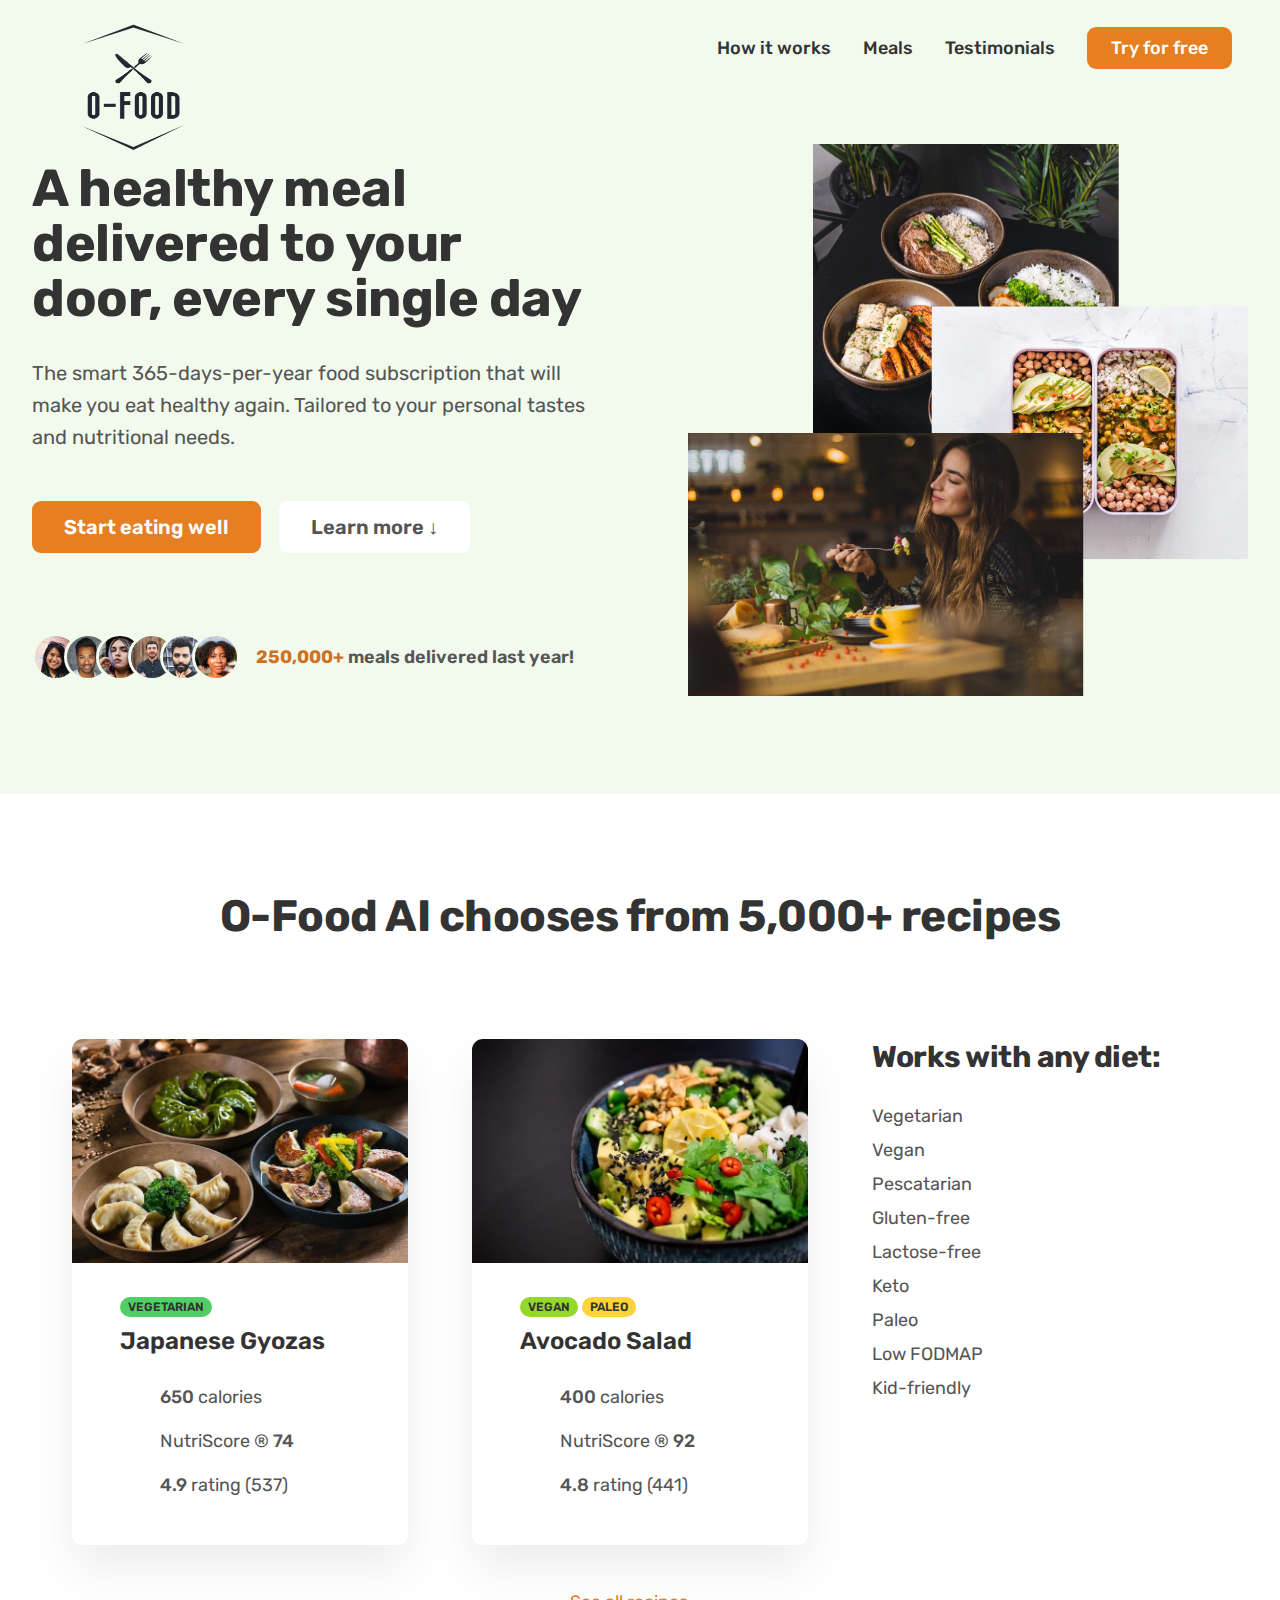
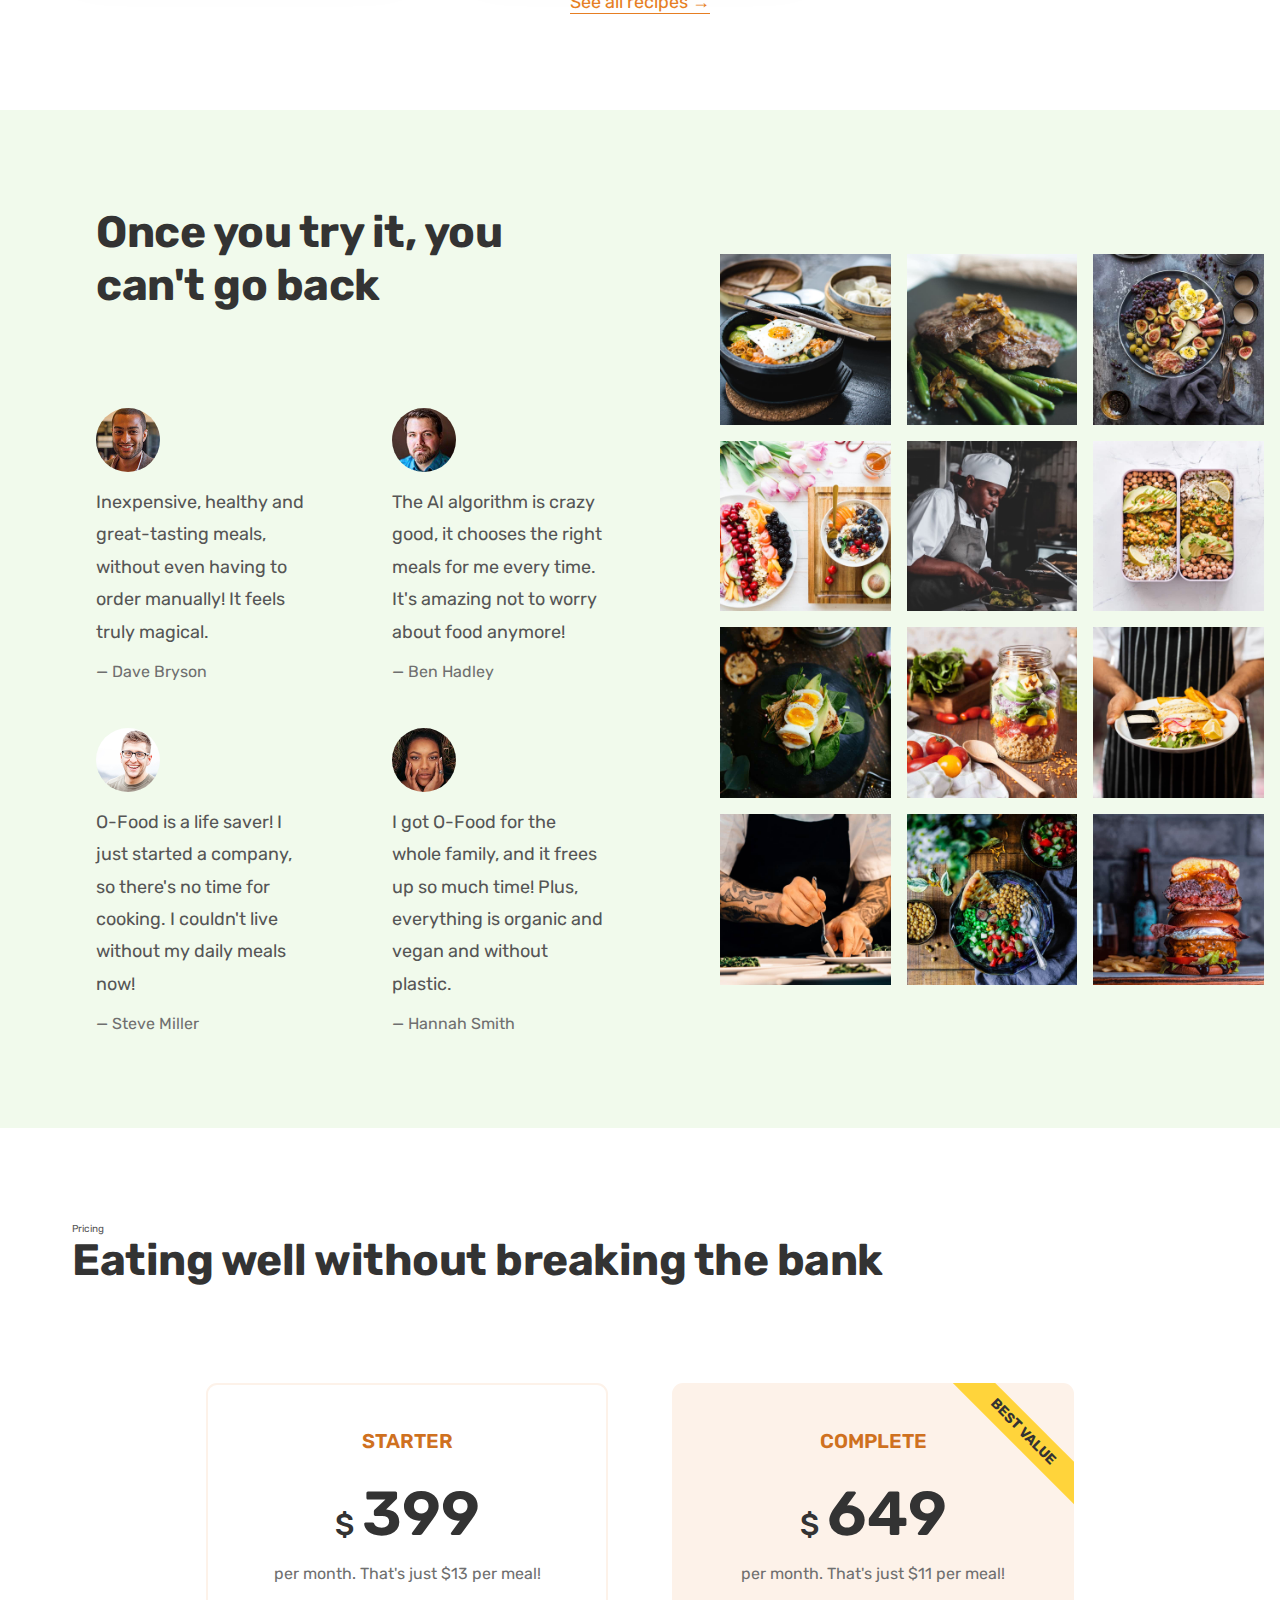
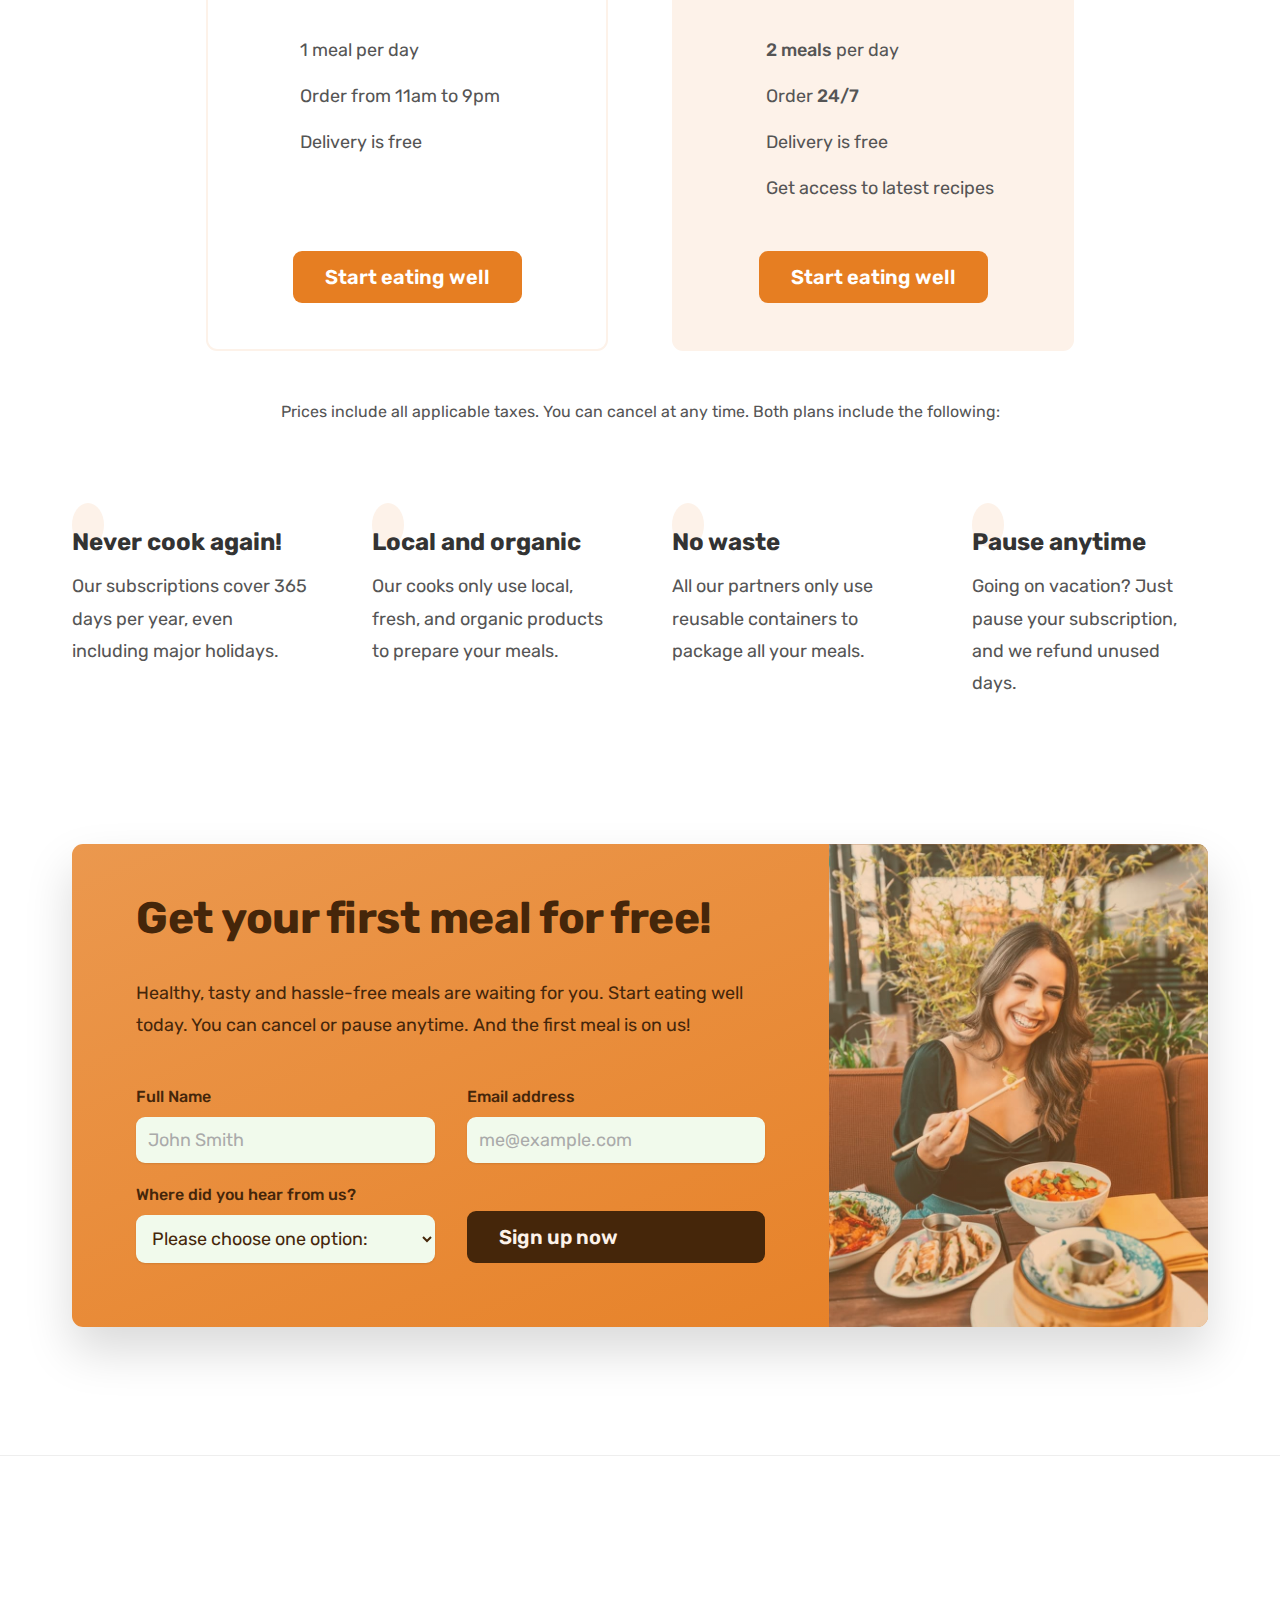
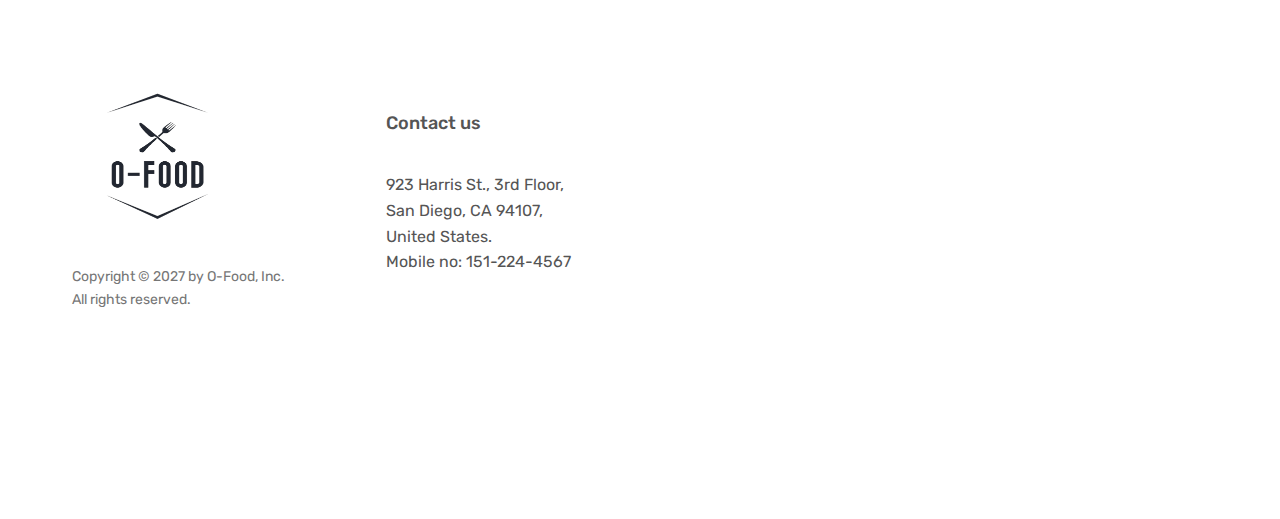
<file: index.html>
<!DOCTYPE html>
<html lang="en">
  <head>
    <meta charset="UTF-8" />
    <meta http-equiv="X-UA-Compatible" content="IE=edge" />
    <meta name="viewport" content="width=device-width, initial-scale=1.0" />

    <link rel="preconnect" href="https://fonts.gstatic.com" />
    <link
      href="https://fonts.googleapis.com/css2?family=Rubik:wght@400;500;600;700&display=swap"
      rel="stylesheet"
    />

    <link rel="stylesheet" href="css/general.css" />
    <link rel="stylesheet" href="css/style.css" />

    <title>O-food</title>
  </head>
  <body>
    <header class="header">
      <a href="#">
        <img class="logo" alt="O-Food logo" src="img/LOGO3.png" />
      </a>
      <nav class="main-nav">
        <ul class="main-nav-list">
          <li><a class="main-nav-link" href="#">How it works</a></li>
          <li><a class="main-nav-link" href="#">Meals</a></li>
          <li><a class="main-nav-link" href="#">Testimonials</a></li>
          <li><a class="main-nav-link nav-cta" href="registration.html">Try for free</a></li>
        </ul>
      </nav>
    </header>

    <main>
      <section class="section-hero">
        <div class="hero">
          <div class="hero-text-box">
            <h1 class="heading-primary">
              A healthy meal delivered to your door, every single day
            </h1>
            <p class="hero-description">
              The smart 365-days-per-year food subscription that will make you
              eat healthy again. Tailored to your personal tastes and
              nutritional needs.
            </p>
            <a href="#" class="btn btn--full margin-right-sm"
              >Start eating well</a
            >
            <a href="#" class="btn btn--outline">Learn more &darr;</a>
            <div class="delivered-meals">
              <div class="delivered-imgs">
                <img src="img/customers/customer-1.jpg" alt="Customer photo" />
                <img src="img/customers/customer-2.jpg" alt="Customer photo" />
                <img src="img/customers/customer-3.jpg" alt="Customer photo" />
                <img src="img/customers/customer-4.jpg" alt="Customer photo" />
                <img src="img/customers/customer-5.jpg" alt="Customer photo" />
                <img src="img/customers/customer-6.jpg" alt="Customer photo" />
              </div>
              <p class="delivered-text">
                <span>250,000+</span> meals delivered last year!
              </p>
            </div>
          </div>
          <div class="hero-img-box">
            <img
              src="img/hero.png"
              class="hero-img"
              alt="Woman enjoying food, meals in storage container, and food bowls on a table"
            />
          </div>
        </div>
      </section>

      <section class="section-meals">
        <div class="container center-text">
          <h2 class="heading-secondary">
            O-Food AI chooses from 5,000+ recipes
          </h2>
        </div>

        <div class="container grid grid--3-cols margin-bottom-md">
          <div class="meal">
            <img
              src="img/meals/meal-1.jpg"
              class="meal-img"
              alt="Japanese Gyozas"
            />
            <div class="meal-content">
              <div class="meal-tags">
                <span class="tag tag--vegetarian">Vegetarian</span>
              </div>
              <p class="meal-title">Japanese Gyozas</p>
              <ul class="meal-attributes">
                <li class="meal-attribute">
                  <ion-icon class="meal-icon" name="flame-outline"></ion-icon>
                  <span><strong>650</strong> calories</span>
                </li>
                <li class="meal-attribute">
                  <ion-icon
                    class="meal-icon"
                    name="restaurant-outline"
                  ></ion-icon>
                  <span>NutriScore &reg; <strong>74</strong></span>
                </li>
                <li class="meal-attribute">
                  <ion-icon class="meal-icon" name="star-outline"></ion-icon>
                  <span><strong>4.9</strong> rating (537)</span>
                </li>
              </ul>
            </div>
          </div>

          <div class="meal">
            <img
              src="img/meals/meal-2.jpg"
              class="meal-img"
              alt="Avocado Salad"
            />
            <div class="meal-content">
              <div class="meal-tags">
                <span class="tag tag--vegan">Vegan</span>
                <span class="tag tag--paleo">Paleo</span>
              </div>
              <p class="meal-title">Avocado Salad</p>
              <ul class="meal-attributes">
                <li class="meal-attribute">
                  <ion-icon class="meal-icon" name="flame-outline"></ion-icon>
                  <span><strong>400</strong> calories</span>
                </li>
                <li class="meal-attribute">
                  <ion-icon
                    class="meal-icon"
                    name="restaurant-outline"
                  ></ion-icon>
                  <span>NutriScore &reg; <strong>92</strong></span>
                </li>
                <li class="meal-attribute">
                  <ion-icon class="meal-icon" name="star-outline"></ion-icon>
                  <span><strong>4.8</strong> rating (441)</span>
                </li>
              </ul>
            </div>
          </div>

          <div class="diets">
            <h3 class="heading-tertiary">Works with any diet:</h3>
            <ul class="list">
              <li class="list-item"
                <span>Vegetarian </span>
              </li>
              <li class="list-item">
                <span>Vegan</span>
              </li>
              <li class="list-item">    
                <span>Pescatarian</span>
              </li>
              <li class="list-item">
                <span>Gluten-free</span>
              </li>
              <li class="list-item">  
                <span>Lactose-free</span>
              </li>
              <li class="list-item">
                <span>Keto</span>
              </li>
              <li class="list-item">      
                <span>Paleo</span>
              </li>
              <li class="list-item">
                <span>Low FODMAP</span>
              </li>
              <li class="list-item">
                <span>Kid-friendly</span>
              </li>
            </ul>
          </div>
        </div>

        <div class="container all-recipes">
          <a href="#" class="link">See all recipes &rarr;</a>
        </div>
      </section>

      <section class="section-testimonials">
        <div class="testimonials-container">
          <h2 class="heading-secondary">Once you try it, you can't go back</h2>

          <div class="testimonials">
            <figure class="testimonial">
              <img
                class="testimonial-img"
                alt="Photo of customer Dave Bryson"
                src="img/customers/dave.jpg"
              />
              <blockquote class="testimonial-text">
                Inexpensive, healthy and great-tasting meals, without even
                having to order manually! It feels truly magical.
              </blockquote>
              <p class="testimonial-name">&mdash; Dave Bryson</p>
            </figure>

            <figure class="testimonial">
              <img
                class="testimonial-img"
                alt="Photo of customer Ben Hadley"
                src="img/customers/ben.jpg"
              />
              <blockquote class="testimonial-text">
                The AI algorithm is crazy good, it chooses the right meals for
                me every time. It's amazing not to worry about food anymore!
              </blockquote>
              <p class="testimonial-name">&mdash; Ben Hadley</p>
            </figure>

            <figure class="testimonial">
              <img
                class="testimonial-img"
                alt="Photo of customer Steve Miller"
                src="img/customers/steve.jpg"
              />
              <blockquote class="testimonial-text">
                O-Food is a life saver! I just started a company, so there's
                no time for cooking. I couldn't live without my daily meals now!
              </blockquote>
              <p class="testimonial-name">&mdash; Steve Miller</p>
            </figure>

            <figure class="testimonial">
              <img
                class="testimonial-img"
                alt="Photo of customer Hannah Smith"
                src="img/customers/hannah.jpg"
              />
              <blockquote class="testimonial-text">
                I got O-Food for the whole family, and it frees up so much
                time! Plus, everything is organic and vegan and without plastic.
              </blockquote>
              <p class="testimonial-name">&mdash; Hannah Smith</p>
            </figure>
          </div>
        </div>

        <div class="gallery">
          <figure class="gallery-item">
            <img
              src="img/gallery/gallery-1.jpg"
              alt="Photo of beautifully
            arranged food"
            />
            <!-- <figcaption>Caption</figcaption> -->
          </figure>
          <figure class="gallery-item">
            <img
              src="img/gallery/gallery-2.jpg"
              alt="Photo of beautifully
            arranged food"
            />
          </figure>
          <figure class="gallery-item">
            <img
              src="img/gallery/gallery-3.jpg"
              alt="Photo of beautifully
            arranged food"
            />
          </figure>
          <figure class="gallery-item">
            <img
              src="img/gallery/gallery-4.jpg"
              alt="Photo of beautifully
            arranged food"
            />
          </figure>
          <figure class="gallery-item">
            <img
              src="img/gallery/gallery-5.jpg"
              alt="Photo of beautifully
            arranged food"
            />
          </figure>
          <figure class="gallery-item">
            <img
              src="img/gallery/gallery-6.jpg"
              alt="Photo of beautifully
            arranged food"
            />
          </figure>
          <figure class="gallery-item">
            <img
              src="img/gallery/gallery-7.jpg"
              alt="Photo of beautifully
            arranged food"
            />
          </figure>
          <figure class="gallery-item">
            <img
              src="img/gallery/gallery-8.jpg"
              alt="Photo of beautifully
            arranged food"
            />
          </figure>
          <figure class="gallery-item">
            <img
              src="img/gallery/gallery-9.jpg"
              alt="Photo of beautifully
            arranged food"
            />
          </figure>
          <figure class="gallery-item">
            <img
              src="img/gallery/gallery-10.jpg"
              alt="Photo of beautifully
            arranged food"
            />
          </figure>
          <figure class="gallery-item">
            <img
              src="img/gallery/gallery-11.jpg"
              alt="Photo of beautifully
            arranged food"
            />
          </figure>
          <figure class="gallery-item">
            <img
              src="img/gallery/gallery-12.jpg"
              alt="Photo of beautifully
            arranged food"
            />
          </figure>
        </div>
      </section>

      <section class="section-pricing">
        <div class="container">
          <span class="subheading">Pricing</span>
          <h2 class="heading-secondary">
            Eating well without breaking the bank
          </h2>
        </div>

        <div class="container grid grid--2-cols margin-bottom-md">
          <div class="princing-plan princing-plan--starter">
            <header class="plan-header">
              <p class="plan-name">Starter</p>
              <p class="plan-price"><span>$</span>399</p>
              <p class="plan-text">per month. That's just $13 per meal!</p>
            </header>
            <ul class="list">
              <li class="list-item">
                <ion-icon class="list-icon" name="checkmark-outline"></ion-icon>
                <span>1 meal per day</span>
              </li>
              <li class="list-item">
                <ion-icon class="list-icon" name="checkmark-outline"></ion-icon>
                <span>Order from 11am to 9pm</span>
              </li>
              <li class="list-item">
                <ion-icon class="list-icon" name="checkmark-outline"></ion-icon>
                <span>Delivery is free</span>
              </li>
              <li class="list-item">
                <ion-icon class="list-icon" name="close-outline"></ion-icon>
              </li>
            </ul>
            <div class="plan-sing-up">
              <a href="#" class="btn btn--full">Start eating well</a>
            </div>
          </div>

          <div class="princing-plan princing-plan--complete">
            <header class="plan-header">
              <p class="plan-name">Complete</p>
              <p class="plan-price"><span>$</span>649</p>
              <p class="plan-text">per month. That's just $11 per meal!</p>
            </header>
            <ul class="list">
              <li class="list-item">
                <ion-icon class="list-icon" name="checkmark-outline"></ion-icon>
                <span><strong>2 meals</strong> per day</span>
              </li>
              <li class="list-item">
                <ion-icon class="list-icon" name="checkmark-outline"></ion-icon>
                <span>Order <strong>24/7</strong></span>
              </li>
              <li class="list-item">
                <ion-icon class="list-icon" name="checkmark-outline"></ion-icon>
                <span>Delivery is free</span>
              </li>
              <li class="list-item">
                <ion-icon class="list-icon" name="checkmark-outline"></ion-icon>
                <span>Get access to latest recipes</span>
              </li>
            </ul>
            <div class="plan-sing-up">
              <a href="#" class="btn btn--full">Start eating well</a>
            </div>
          </div>
        </div>

        <div class="container grid">
          <aside class="plan-details">
            Prices include all applicable taxes. You can cancel at any time.
            Both plans include the following:
          </aside>
        </div>

        <div class="container grid grid--4-cols">
          <div class="feature">
            <ion-icon class="feature-icon" name="infinite-outline"></ion-icon>
            <p class="feature-title">Never cook again!</p>
            <p class="feature-text">
              Our subscriptions cover 365 days per year, even including major
              holidays.
            </p>
          </div>
          <div class="feature">
            <ion-icon class="feature-icon" name="nutrition-outline"></ion-icon>
            <p class="feature-title">Local and organic</p>
            <p class="feature-text">
              Our cooks only use local, fresh, and organic products to prepare
              your meals.
            </p>
          </div>
          <div class="feature">
            <ion-icon class="feature-icon" name="leaf-outline"></ion-icon>
            <p class="feature-title">No waste</p>
            <p class="feature-text">
              All our partners only use reusable containers to package all your
              meals.
            </p>
          </div>
          <div class="feature">
            <ion-icon class="feature-icon" name="pause-outline"></ion-icon>
            <p class="feature-title">Pause anytime</p>
            <p class="feature-text">
              Going on vacation? Just pause your subscription, and we refund
              unused days.
            </p>
          </div>
        </div>
      </section>

      <section class="section-cta">
        <div class="container">
          <div class="cta">
            <div class="cta-text-box">
              <h2 class="heading-secondary">Get your first meal for free!</h2>
              <p class="cta-text">
                Healthy, tasty and hassle-free meals are waiting for you. Start
                eating well today. You can cancel or pause anytime. And the
                first meal is on us!
              </p>

              <form class="cta-form" action="#">
                <div>
                  <label for="full-name">Full Name</label>
                  <input
                    id="full-name"
                    type="text"
                    placeholder="John Smith"
                    required
                  />
                </div>

                <div>
                  <label for="email">Email address</label>
                  <input
                    id="email"
                    type="email"
                    placeholder="me@example.com"
                    required
                  />
                </div>

                <div>
                  <label for="select-where">Where did you hear from us?</label>
                  <select id="select-where" required>
                    <option value="">Please choose one option:</option>
                    <option value="friends">Friends and family</option>
                    <option value="youtube">YouTube video</option>
                    <option value="podcast">Podcast</option>
                    <option value="ad">Facebook ad</option>
                    <option value="others">Others</option>
                  </select>
                </div>
                <a href="registration.html" class="btn btn--form">Sign up now</a>
                <!-- <input type="checkbox" />
                <input type="number" /> -->
              </form>
            </div>
            <div
              class="cta-img-box"
              role="img"
              aria-label="Woman enjoying food"
            ></div>
          </div>
        </div>
      </section>
    </main>

    <footer class="footer">
      <div class="container grid grid--footer">
        <div class="logo-col">
          <a href="#" class="footer-logo">
            <img class="logo" alt="O-Food logo" src="img/LOGO3.png" />
          </a>

          <p class="copyright">
            Copyright &copy; 2027 by O-Food, Inc. <br> All rights reserved.
          </p>
        </div>
        <div class="address-col">
          <p class="footer-heading">Contact us</p>
          <address class="contacts">
            <p class="address">
              923 Harris St., 3rd Floor, San Diego, CA 94107, United States.<br />
              Mobile no: 151-224-4567
            </p>
          </address>
        </div>
      </div>
    </footer>
  </body>
</html>
</file>
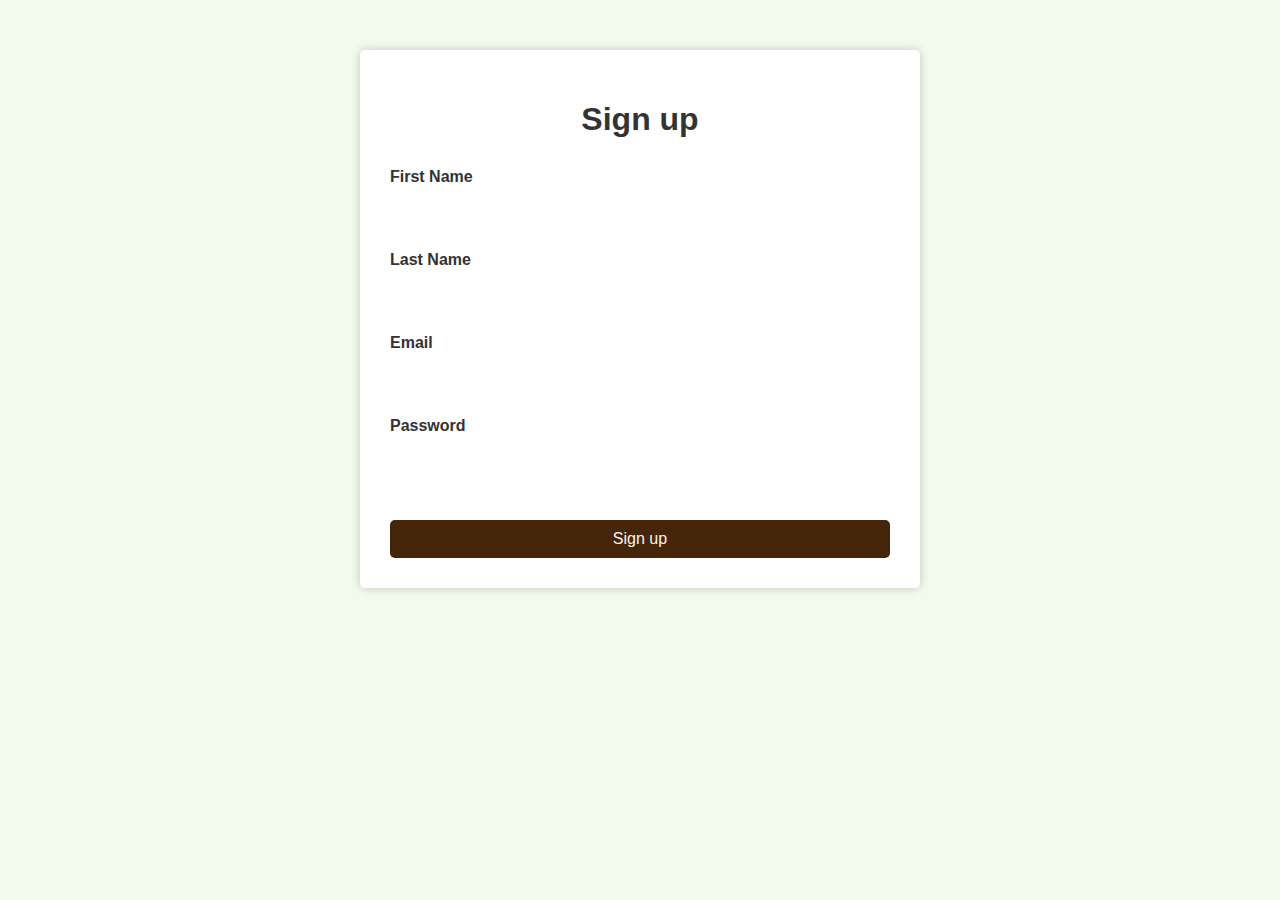
<file: registration.html>
<!DOCTYPE html>
<html>
  <head>
    <title>Registration Page</title>
    <link rel="stylesheet" type="text/css" href="reg.css" />
  </head>
  <body>
    <div class="container">
      <h1>Sign up</h1>
      <form action="sign_up.php" method="post">
        <label for="first_name">First Name</label>
        <input type="text" id="first_name" name="first_name" required />

        <label for="last_name">Last Name</label>
        <input type="text" id="last_name" name="last_name" required />

        <label for="email">Email</label>
        <input type="email" id="email" name="email" required />

        <label for="password">Password</label>
        <input type="password" id="password" name="password" required />
        <button type="submit">Sign up</button>
      </form>
    </div>
  </body>
</html>
</file>
<file: css/general.css>
/*
--- 01 TYPOGRAPHY SYSTEM

- Font sizes (px)
10 / 12 / 14 / 16 / 18 / 20 / 24 / 30 / 36 / 44 / 52 / 62 / 74 / 86 / 98

- Font weights
Default: 400
Medium: 500
Semi-bold: 600
Bold: 700

- Line heights
Default: 1
Small: 1.05
Medium: 1.2
Paragraph default: 1.6

- Letter spacing
-0.5px
0.75px

--- 02 COLORS

- Primary: #e67e22
- Tints:
#fdf2e9
#fae5d3
#eb984e

- Shades: 
#cf711f
#45260a

- Accents:
- Greys

#888
#767676 (lightest grey allowed on #fff)
#6f6f6f (lightest grey allowed on #fdf2e9)
#555
#333

--- 05 SHADOWS

0 2.4rem 4.8rem rgba(0, 0, 0, 0.075);

--- 06 BORDER-RADIUS

Default: 9px
Medium: 11px

--- 07 WHITESPACE

- Spacing system (px)
2 / 4 / 8 / 12 / 16 / 24 / 32 / 48 / 64 / 80 / 96 / 128
*/

* {
  padding: 0;
  margin: 0;
  box-sizing: border-box;
}

html {
  /* font-size: 10px; */
  /* 10px / 16px = 0.625 = 62.5% */
  /* Percentage of user's browser font-size setting */
  font-size: 62.5%;
}

body {
  font-family: "Rubik", sans-serif;
  line-height: 1;
  font-weight: 400;
  color: #555;
}

/**************************/
/* GENRAL REUSABLE COMPONENTS */
/**************************/

.container {
  /* 1140px */
  max-width: 120rem;
  padding: 0 3.2rem;
  margin: 0 auto;
}

.grid {
  display: grid;
  column-gap: 6.4rem;
  row-gap: 9.6rem;

  /* margin-bottom: 9.6rem; */
}

/* .grid:last-child {
  margin-bottom: 0;
} */

.grid:not(:last-child) {
  margin-bottom: 9.6rem;
}

.grid--2-cols {
  grid-template-columns: repeat(2, 1fr);
}

.grid--3-cols {
  grid-template-columns: repeat(3, 1fr);
}

.grid--4-cols {
  grid-template-columns: repeat(4, 1fr);
}

.grid--5-cols {
  grid-template-columns: repeat(5, 1fr);
}

.grid--center-v {
  align-items: center;
}

.heading-primary,
.heading-secondary,
.heading-tertiary {
  font-weight: 700;
  color: #333;
  /* color: #45260a; */
  /* color: #343a40; */
  letter-spacing: -0.5px;
}

.heading-primary {
  font-size: 5.2rem;
  line-height: 1.05;
  margin-bottom: 3.2rem;
}

.heading-secondary {
  font-size: 4.4rem;
  line-height: 1.2;
  margin-bottom: 9.6rem;
}

.heading-tertiary {
  font-size: 3rem;
  line-height: 1.2;
  margin-bottom: 3.2rem;
}

.btn,
.btn:link,
.btn:visited {
  display: inline-block;

  text-decoration: none;
  font-size: 2rem;
  font-weight: 600;
  padding: 1.6rem 3.2rem;
  border-radius: 9px;

  /* Only necessary for .btn */
  border: none;
  cursor: pointer;
  font-family: inherit;

  /* Put transition on original "state" */
  /* transition: background-color 0.3s; */
  transition: all 0.3s;
}

.btn--full:link,
.btn--full:visited {
  background-color: #e67e22;
  color: #fff;
}

.btn--full:hover,
.btn--full:active {
  background-color: #cf711f;
}

.btn--outline:link,
.btn--outline:visited {
  background-color: #fff;
  color: #555;
}

.btn--outline:hover,
.btn--outline:active {
  background-color: #fdf2e9;

  /* border: 3px solid #fff; */

  /* Trick to add border inside */
  box-shadow: inset 0 0 0 3px #fff;
}

.btn--form {
  background-color: #45260a;
  color: #fdf2e9;
  align-self: end;
  padding: 1.2rem;
}

.btn--form:hover {
  background-color: #fff;
  color: #555;
}

.link:link,
.link:visited {
  display: inline-block;
  color: #e67e22;
  text-decoration: none;
  border-bottom: 1px solid currentColor;
  padding-bottom: 2px;
  transition: all 0.3s;
}

.link:hover,
.link:active {
  color: #cf711f;
  border-bottom: 1px solid transparent;
}

.list {
  list-style: none;
  display: flex;
  flex-direction: column;
  gap: 1.6rem;
}

.list-item {
  font-size: 1.8rem;
  display: flex;
  align-items: center;
  gap: 1.6rem;
}

.list-icon {
  width: 3rem;
  height: 3rem;
  color: #e67e22;
}

/* HELPER/SETTINGS CLASSES */
.margin-right-sm {
  margin-right: 1.6rem !important;
}

.margin-bottom-md {
  margin-bottom: 4.8rem !important;
}

.center-text {
  text-align: center;
}

strong {
  font-weight: 500;
}
</file>
<file: css/style.css>
/**************************/
/* HEADER */
/**************************/

.header {
  display: flex;
  justify-content: space-between;
  align-items: center;
  background-color: #f1faec;

  /* Because we want header to be sticky later */
  height: 9.6rem;
  padding: 0 4.8rem;
}

.logo {
  height: 26.5rem;
  width: 25rem;
  padding-top: 10rem;
  padding-bottom: 2rem;
  padding-right: 8rem;
}

/**************************/
/* NAVIGATION */
/**************************/

.main-nav-list {
  list-style: none;
  display: flex;
  align-items: center;
  gap: 3.2rem;
}

.main-nav-link:link,
.main-nav-link:visited {
  display: inline-block;
  text-decoration: none;
  color: #333;
  font-weight: 500;
  font-size: 1.8rem;
  transition: all 0.3s;
}

.main-nav-link:hover,
.main-nav-link:active {
  color: #cf711f;
}

.main-nav-link.nav-cta:link,
.main-nav-link.nav-cta:visited {
  padding: 1.2rem 2.4rem;
  border-radius: 9px;
  color: #fff;
  background-color: #e67e22;
}

.main-nav-link.nav-cta:hover,
.main-nav-link.nav-cta:active {
  background-color: #cf711f;
}

/**************************/
/* HERO SECTION */
/**************************/

.section-hero {
  background-color: #f1faec;
  padding: 4.8rem 0 9.6rem 0;
}

.hero {
  max-width: 130rem;
  margin: 0 auto;
  padding: 0 3.2rem;
  display: grid;
  grid-template-columns: 1fr 1fr;
  gap: 9.6rem;
  align-items: center;
}

.hero-description {
  font-size: 2rem;
  line-height: 1.6;
  margin-bottom: 4.8rem;
}

.hero-img {
  width: 100%;
}

.delivered-meals {
  display: flex;
  align-items: center;
  gap: 1.6rem;
  margin-top: 8rem;
}

.delivered-imgs {
  display: flex;
}

.delivered-imgs img {
  height: 4.8rem;
  width: 4.8rem;
  border-radius: 50%;
  margin-right: -1.6rem;
  border: 3px solid #f1faec;
}

.delivered-imgs img:last-child {
  margin: 0;
}

.delivered-text {
  font-size: 1.8rem;
  font-weight: 600;
}

.delivered-text span {
  color: #cf711f;
  font-weight: 700;
}

/**************************/
/* FEATURED IN SECTION */
/**************************/

.section-featured {
  padding: 4.8rem 0 3.2rem 0;
}

.heading-featured-in {
  font-size: 1.4rem;
  text-transform: uppercase;
  letter-spacing: 0.75px;
  font-weight: 500;
  text-align: center;
  margin-bottom: 2.4rem;
  color: #888;
}

.logos {
  display: flex;
  justify-content: space-around;
}

.logos img {
  height: 3.2rem;
  filter: brightness(0);
  opacity: 50%;
}

/**************************/
/* HOW IT WORKS SECTION */
/**************************/

.section-how {
  padding: 9.6rem 0;
}

.step-number {
  font-size: 8.6rem;
  font-weight: 600;
  color: #ddd;
  margin-bottom: 1.2rem;
}

.step-description {
  font-size: 1.8rem;
  line-height: 1.8;
}

.step-img-box {
  position: relative;

  display: flex;
  align-items: center;
  justify-content: center;
}

.step-img-box::before,
.step-img-box::after {
  content: "";
  display: block;
  border-radius: 50%;
  position: absolute;
  top: 50%;
  left: 50%;
  transform: translate(-50%, -50%);
}

.step-img-box::before {
  width: 60%;
  /* height: 60%; */

  /* 60% of parent's width */
  padding-bottom: 60%;

  background-color: #f1faec;
  z-index: -2;
}

.step-img-box::after {
  width: 45%;
  padding-bottom: 45%;
  background-color: #f1faec;
  z-index: -1;
}

.step-img {
  width: 35%;
  /* z-index: 10; */
}

/**************************/
/* MEALS SECTION */
/**************************/

.section-meals {
  padding: 9.6rem 0;
}

.meal {
  box-shadow: 0 2.4rem 4.8rem rgba(0, 0, 0, 0.075);
  border-radius: 11px;
  overflow: hidden;
  transition: all 0.4s;
}

.meal-content {
  padding: 3.2rem 4.8rem 4.8rem 4.8rem;
}

.meal-tags {
  margin-bottom: 1.2rem;
  display: flex;
  gap: 0.4rem;
}

.tag {
  display: inline-block;
  padding: 0.4rem 0.8rem;
  font-size: 1.2rem;
  text-transform: uppercase;
  color: #333;
  border-radius: 100px;
  font-weight: 600;
}

.tag--vegetarian {
  background-color: #51cf66;
}
.tag--vegan {
  background-color: #94d82d;
}
.tag--paleo {
  background-color: #ffd43b;
}

.meal-title {
  font-size: 2.4rem;
  color: #333;
  font-weight: 600;
  margin-bottom: 3.2rem;
}

.meal-attributes {
  list-style: none;
  display: flex;
  flex-direction: column;
  gap: 2rem;
}

.meal-attribute {
  font-size: 1.8rem;
  display: flex;
  align-items: center;
  gap: 1.6rem;
}

.meal-icon {
  height: 2.4rem;
  width: 2.4rem;
  color: #e67e22;
}

.meal-img {
  width: 100%;
}

.all-recipes {
  text-align: center;
  font-size: 1.8rem;
}

/**************************/
/* TESTIMONIALS SECTION */
/**************************/

.section-testimonials {
  background-color: #f1faec;
  display: grid;
  grid-template-columns: 55fr 45fr;
  align-items: center;
}

.testimonials-container {
  padding: 9.6rem;
}

.testimonials {
  display: grid;
  grid-template-columns: 1fr 1fr;
  row-gap: 4.8rem;
  column-gap: 8rem;
}

.testimonial-img {
  width: 6.4rem;
  border-radius: 50%;
  margin-bottom: 1.2rem;
}

.testimonial-text {
  font-size: 1.8rem;
  line-height: 1.8;
  margin-bottom: 1.6rem;
}

.testimonial-name {
  font-size: 1.6rem;
  color: #6f6f6f;
}

.gallery {
  display: grid;
  grid-template-columns: repeat(3, 1fr);
  gap: 1.6rem;
  padding: 1.6rem;
}

.gallery-item {
  overflow: hidden;
}

.gallery-item img {
  display: block;
  width: 100%;
  transition: all 0.4s;
}

.gallery-item img:hover {
  transform: scale(1.1);
}

/**************************/
/* PRICING SECTION */
/**************************/

.section-pricing {
  padding: 9.6rem 0;
}

.princing-plan {
  border-radius: 11px;

  width: 75%;
}

.princing-plan--starter {
  justify-self: end;
  border: 2px solid #fdf2e9;
  padding: 4.6rem;
}

.princing-plan--complete {
  background-color: #fdf2e9;
  padding: 4.8rem;
  position: relative;
  overflow: hidden;
}

.princing-plan--complete::after {
  content: "Best value";
  position: absolute;
  top: 6%;
  right: -18%;

  text-transform: uppercase;
  font-size: 1.4rem;
  font-weight: 700;
  color: #333;
  background-color: #ffd43b;
  padding: 0.8rem 8rem;
  transform: rotate(45deg);
}

.plan-header {
  text-align: center;
  margin-bottom: 4.8rem;
}

.plan-name {
  color: #cf711f;
  font-weight: 600;
  font-size: 2rem;
  text-transform: uppercase;
  letter-spacing: 0.75;
  margin-bottom: 3.2rem;
}

.plan-price {
  font-size: 6.2rem;
  font-weight: 600;
  color: #333;
  margin-bottom: 1.6rem;
}

.plan-price span {
  font-size: 3rem;
  font-weight: 500;
  margin-right: 0.8rem;
}

.plan-text {
  font-size: 1.6rem;
  line-height: 1.6;
  color: #6f6f6f;
}

.plan-sing-up {
  text-align: center;
  margin-top: 4.8rem;
}

.plan-details {
  font-size: 1.6rem;
  line-height: 1.6;
  text-align: center;
}

.feature-icon {
  color: #e67e22;
  height: 3.2rem;
  width: 3.2rem;
  background-color: #fdf2e9;
  margin-bottom: 3.2rem;
  padding: 1.6rem;
  border-radius: 50%;
}

.feature-title {
  font-size: 2.4rem;
  color: #333;
  font-weight: 700;
  margin-bottom: 1.6rem;
}

.feature-text {
  font-size: 1.8rem;
  line-height: 1.8;
}

/**************************/
/* CTA SECTION */
/**************************/

.section-cta {
  /* top / right / bottom / left */
  /* padding: 9.6rem 0 12.8rem 0; */

  /* top / horizontal / left */
  padding: 4.8rem 0 12.8rem;
}

.cta {
  display: grid;
  grid-template-columns: 2fr 1fr;
  /* background-color: #e67e22; */
  box-shadow: 0 2.4rem 4.8rem rgba(0, 0, 0, 0.15);
  border-radius: 11px;

  background-image: linear-gradient(to right bottom, #eb984e, #e67e22);
  overflow: hidden;
}

.cta-text-box {
  padding: 4.8rem 6.4rem 6.4rem 6.4rem;
  color: #45260a;
}

.cta .heading-secondary {
  /* color: #45260a; */
  color: inherit;
  margin-bottom: 3.2rem;
}

.cta-text {
  font-size: 1.8rem;
  line-height: 1.8;
  margin-bottom: 4.8rem;
}

.cta-img-box {
  background-image: linear-gradient(
      to right bottom,
      rgba(235, 151, 78, 0.35),
      rgba(230, 125, 34, 0.35)
    ),
    url("../img/eating.jpg");
  background-size: cover;
  background-position: center;
}

.cta-form {
  display: grid;
  grid-template-columns: 1fr 1fr;
  column-gap: 3.2rem;
  row-gap: 2.4rem;
}

.cta-form label {
  display: block;
  font-size: 1.6rem;
  font-weight: 500;
  margin-bottom: 1.2rem;
}

.cta-form input,
.cta-form select {
  width: 100%;
  padding: 1.2rem;
  font-size: 1.8rem;
  font-family: inherit;
  color: inherit;
  border: none;
  background-color: #f1faec;
  border-radius: 9px;
  box-shadow: 0 1px 2px rgba(0, 0, 0, 0.1);
}

.cta-form input::placeholder {
  color: #aaa;
}

.cta *:focus {
  outline: none;
  box-shadow: 0 0 0 0.8rem rgba(253, 242, 233, 0.5);
}

/**************************/
/* FOOTER */
/**************************/

.footer {
  padding: 12.8rem 0;
  border-top: 1px solid #eee;
}

.grid--footer {
  grid-template-columns: 1.5fr 1.5fr 1fr 1fr 1fr;
}

.logo-col {
  display: flex;
  flex-direction: column;
}

.footer-logo {
  display: block;
  width: 25rem;
  height: 25rem;
  padding-bottom: 6rem;
  margin-bottom: 3.2rem;
}

.social-links {
  list-style: none;
  display: flex;
  gap: 2.4rem;
}

.social-icon {
  height: 2.4rem;
  width: 2.4rem;
}

.copyright {
  font-size: 1.4rem;
  line-height: 1.6;
  color: #767676;
  margin-top: auto;
  padding-bottom: 8rem;
}

.footer-heading {
  font-size: 1.8rem;
  font-weight: 500;
  padding-top: 13rem;
  margin-bottom: 4rem;
}

.contacts {
  font-style: normal;
  font-size: 1.6rem;
  line-height: 1.6;
}

.address {
  margin-bottom: 2.4rem;
}

.footer-nav {
  list-style: none;
  display: flex;
  flex-direction: column;
  gap: 2.4rem;
}

.footer-link:link,
.footer-link:visited {
  text-decoration: none;
  font-size: 1.6rem;
  color: #767676;
  transition: all 0.3s;
}

.footer-link:hover,
.footer-link:active {
  color: #555;
}
</file>
<file: reg.css>
body {
  background-color: #f1faec;
  font-family: Arial, sans-serif;
}

.container {
  background-color: #ffffff;
  max-width: 500px;
  margin: 0 auto;
  padding: 30px;
  box-shadow: 0px 0px 10px rgba(0, 0, 0, 0.2);
  border-radius: 5px;
  margin-top: 50px;
}

h1 {
  text-align: center;
  margin-bottom: 30px;
  color: #333333;
}

form {
  display: flex;
  flex-direction: column;
}

label {
  font-weight: bold;
  margin-bottom: 10px;
  color: #333333;
}

input[type="text"],
input[type="email"],
input[type="password"] {
  padding: 10px;
  border-radius: 5px;
  border: none;
  margin-bottom: 20px;
}

button[type="submit"] {
  background-color: #45260a;
  color: #fdf2e9;
  padding: 10px;
  border-radius: 5px;
  border: none;
  font-size: 16px;
  cursor: pointer;
  margin-top: 20px;
}

button[type="submit"]:hover {
  background-color: #eb984e;
  color: #555;
}
</file>
